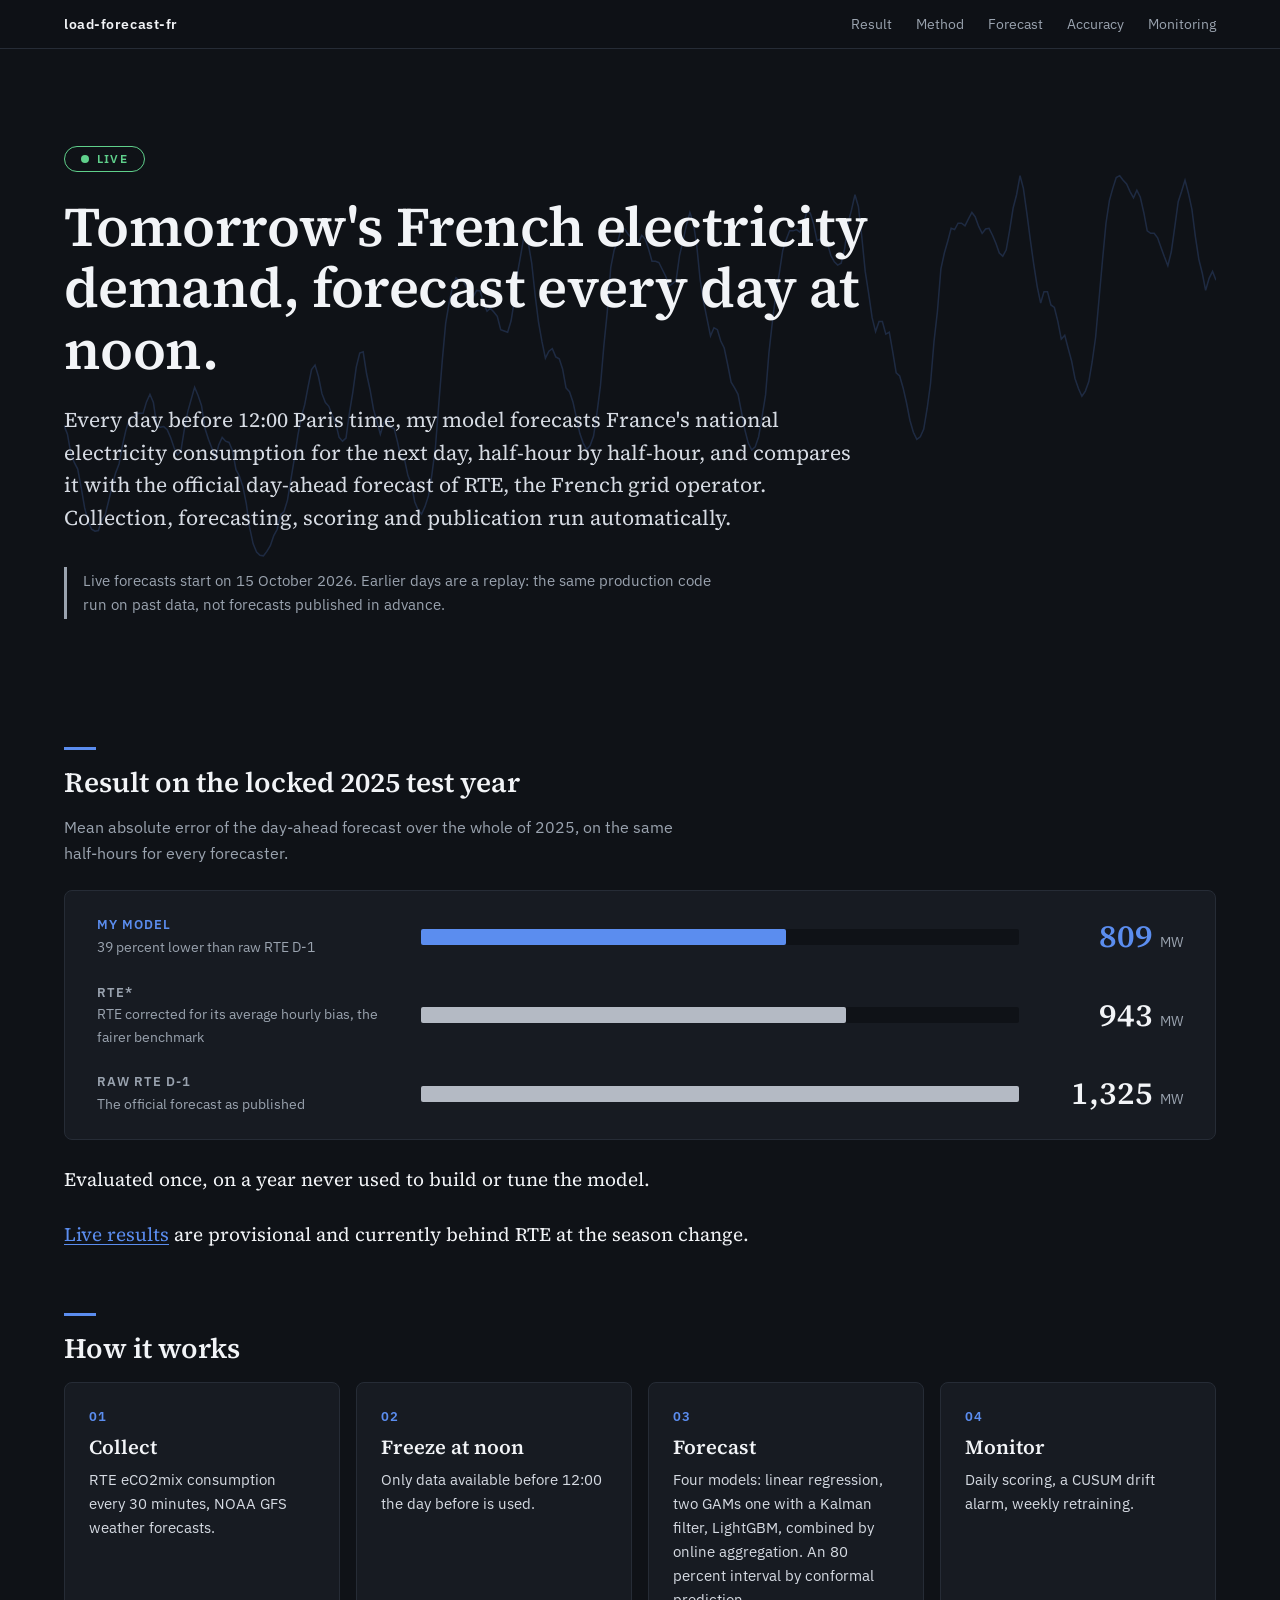
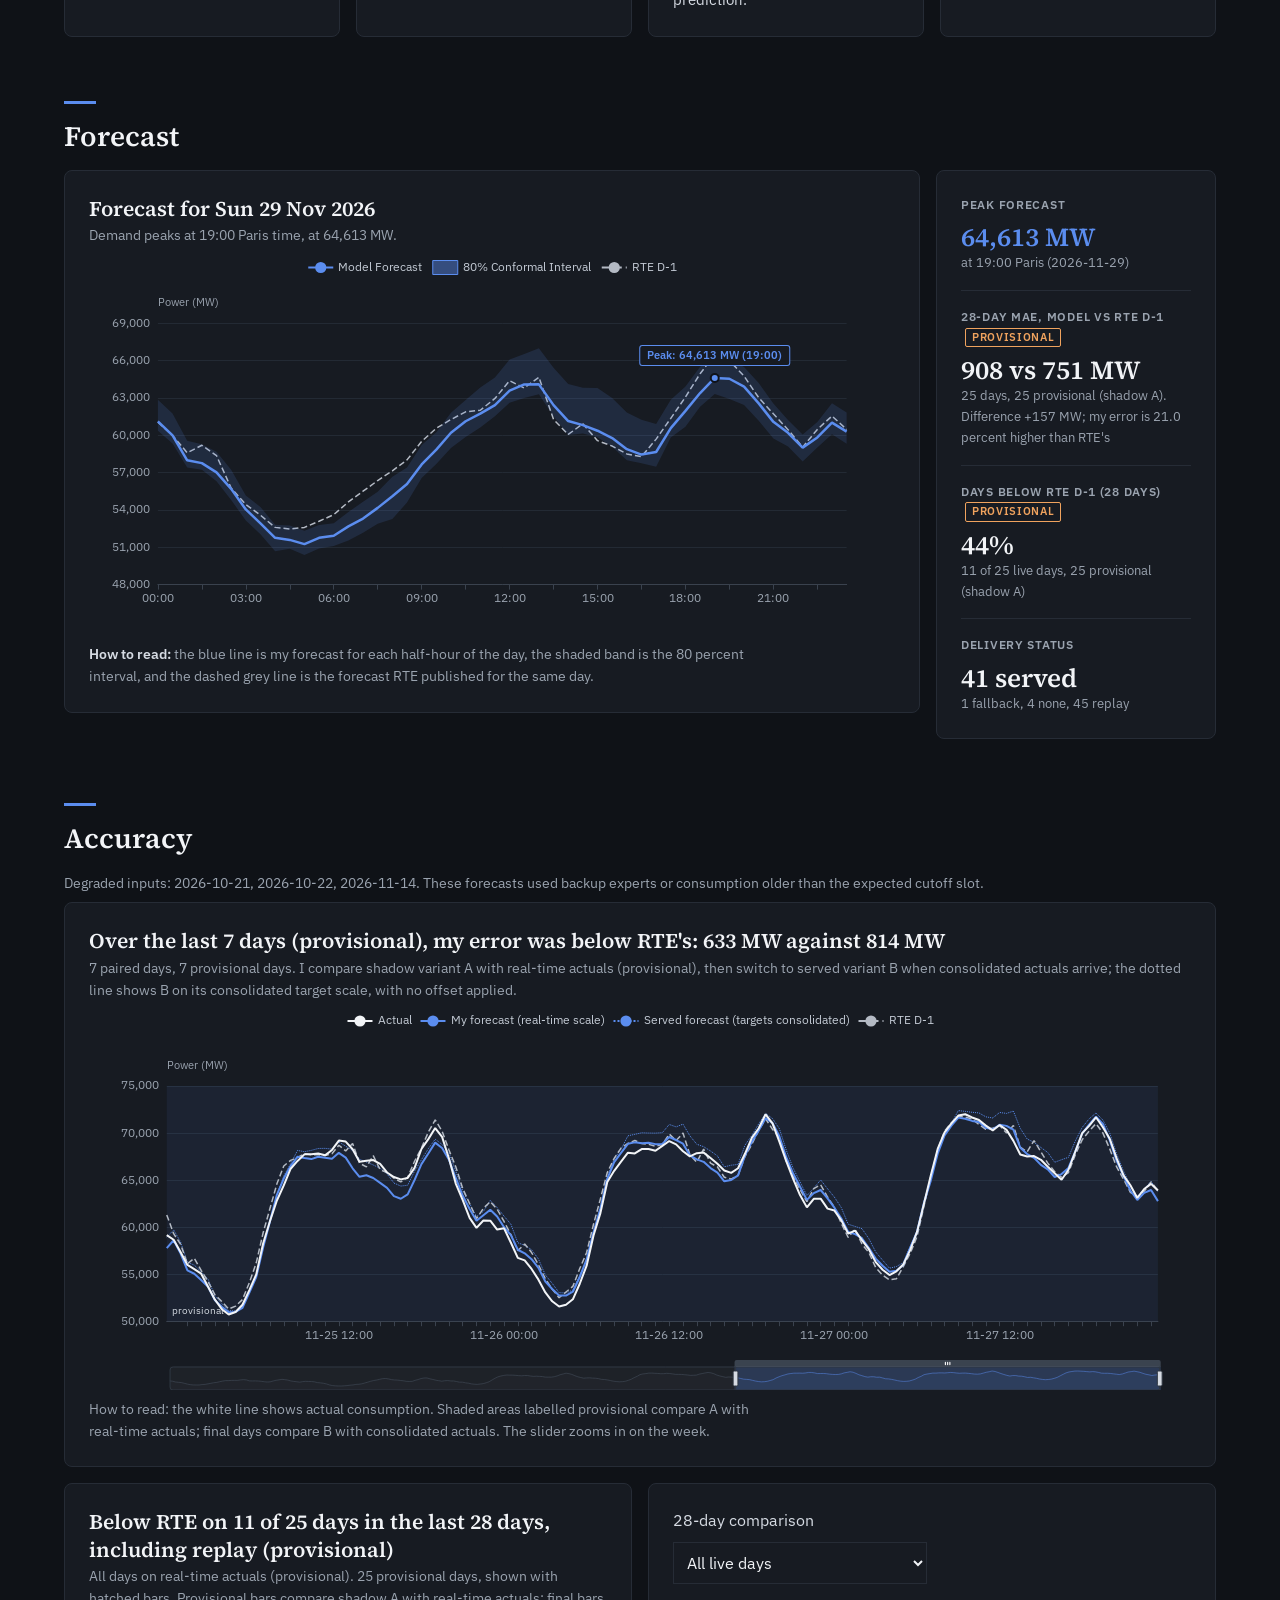
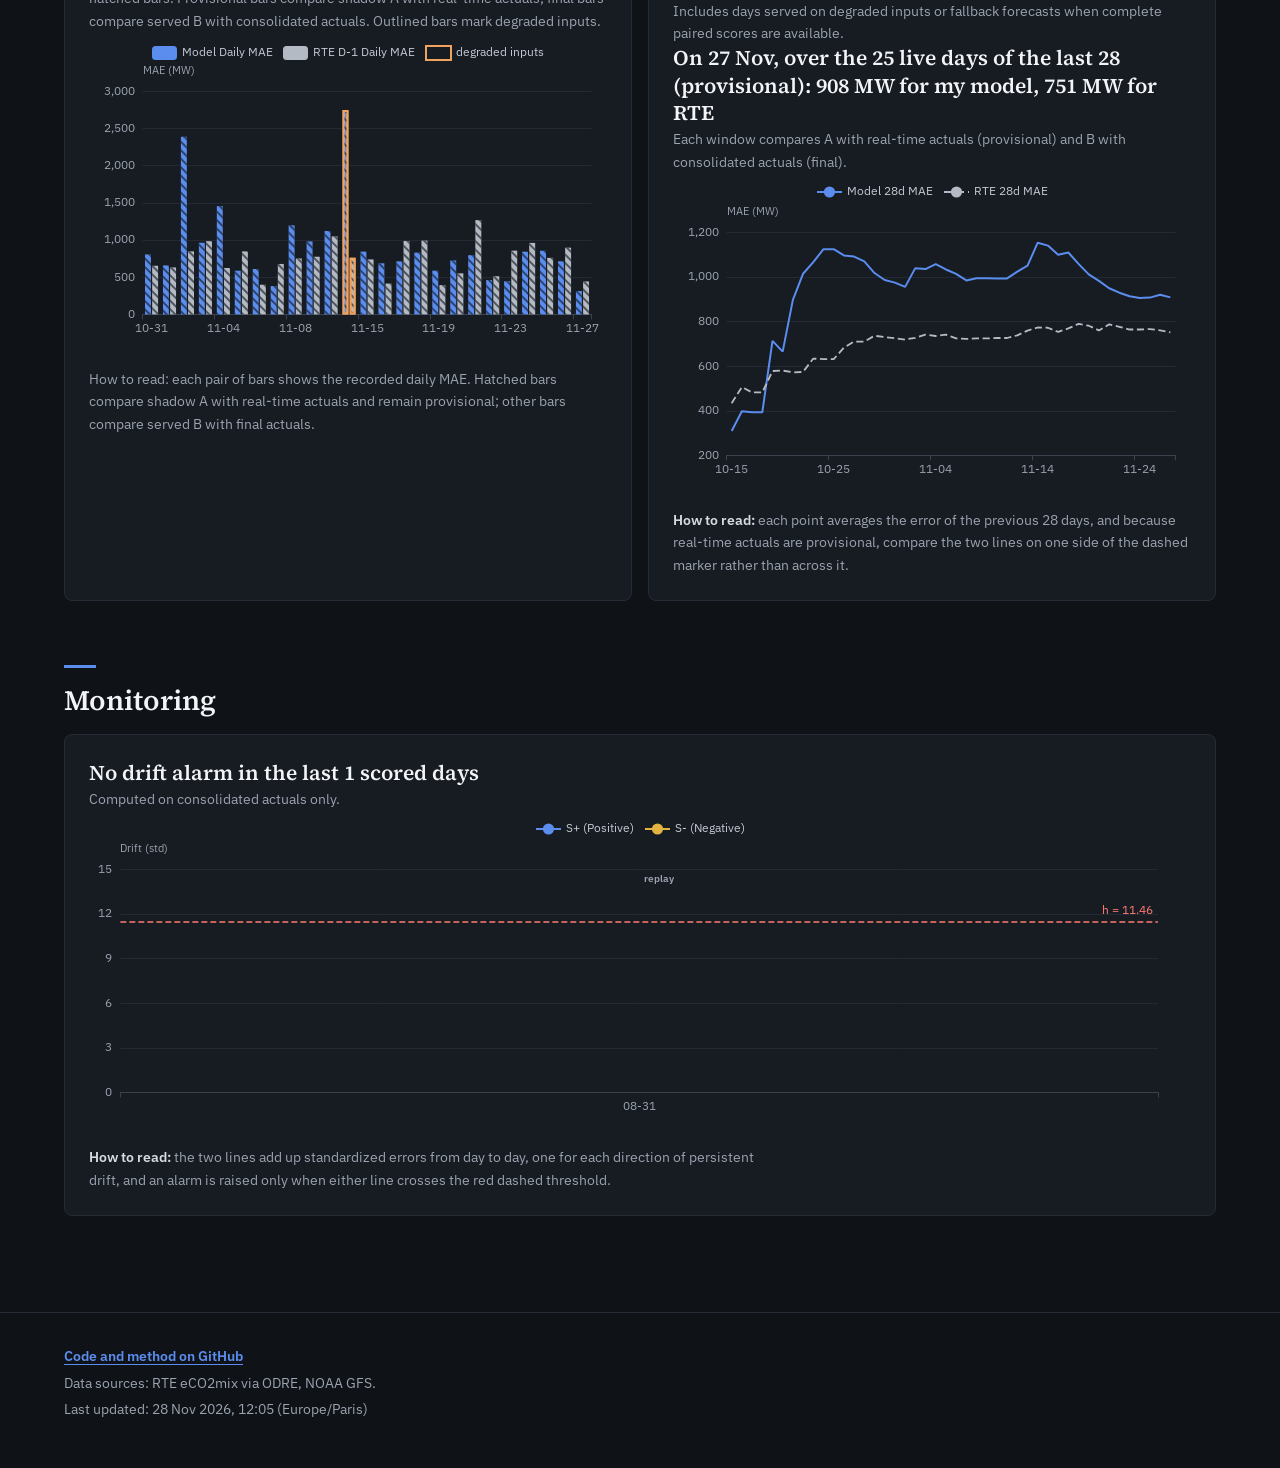
<file: index.html>
<!DOCTYPE html>
<html lang="en">
<head>
  <meta charset="UTF-8">
  <meta name="viewport" content="width=device-width, initial-scale=1.0">
  <meta name="color-scheme" content="dark">
  <meta name="theme-color" content="#0f1217">
  <title>French Electricity Load Forecast</title>
  <meta name="description" content="A day-ahead forecast of French national electricity consumption, scored every day against the official RTE D-1 forecast.">
  <link rel="preload" href="vendor/fonts/source-serif-4-latin-600-normal.woff2" as="font" type="font/woff2" crossorigin>
  <link rel="preload" href="vendor/fonts/ibm-plex-sans-latin-400-normal.woff2" as="font" type="font/woff2" crossorigin>
  <link rel="stylesheet" href="styles.css">
  <script src="vendor/echarts.min.js"></script>
</head>
<body>
  <header class="topbar">
    <div class="topbar-inner">
      <a class="brand" href="#top">load-forecast-fr</a>
      <nav class="nav" aria-label="Sections">
        <a href="#result">Result</a>
        <a href="#method">Method</a>
        <a href="#forecast" data-needs-data>Forecast</a>
        <a href="#accuracy" data-needs-data>Accuracy</a>
        <a href="#monitoring" data-needs-data>Monitoring</a>
      </nav>
    </div>
  </header>

  <main id="top" class="page">
    <section class="hero">
      <svg id="hero-curve" class="hero-curve" aria-hidden="true" focusable="false" preserveAspectRatio="none"></svg>
      <div class="hero-body">
        <p id="status-pill" class="pill" hidden></p>
        <h1 class="hero-title">Tomorrow's French electricity demand, forecast every day at noon.</h1>
        <p class="hero-lead">Every day before 12:00 Paris time, my model forecasts France's national electricity consumption for the next day, half-hour by half-hour, and compares it with the official day-ahead forecast of RTE, the French grid operator. Collection, forecasting, scoring and publication run automatically.</p>
        <p id="replay-banner" class="replay-notice" hidden>Live forecasts start on 15 October 2026. Earlier days are a replay: the same production code run on past data, not forecasts published in advance.</p>
      </div>
    </section>

    <section id="result" class="section" aria-labelledby="result-heading">
      <h2 id="result-heading" class="section-title">Result on the locked 2025 test year</h2>
      <p class="section-lead">Mean absolute error of the day-ahead forecast over the whole of 2025, on the same half-hours for every forecaster.</p>
      <div class="panel bars">
        <div class="bar-row bar-model">
          <div class="bar-meta">
            <p class="bar-label">My model</p>
            <p class="bar-note">39 percent lower than raw RTE D-1</p>
          </div>
          <div class="bar-track"><span class="bar-fill" style="width: 61%;"></span></div>
          <p class="bar-value">809 <span class="unit">MW</span></p>
        </div>
        <div class="bar-row">
          <div class="bar-meta">
            <p class="bar-label">RTE*</p>
            <p class="bar-note">RTE corrected for its average hourly bias, the fairer benchmark</p>
          </div>
          <div class="bar-track"><span class="bar-fill" style="width: 71%;"></span></div>
          <p class="bar-value">943 <span class="unit">MW</span></p>
        </div>
        <div class="bar-row">
          <div class="bar-meta">
            <p class="bar-label">Raw RTE D-1</p>
            <p class="bar-note">The official forecast as published</p>
          </div>
          <div class="bar-track"><span class="bar-fill" style="width: 100%;"></span></div>
          <p class="bar-value">1,325 <span class="unit">MW</span></p>
        </div>
      </div>
      <p class="result-line">Evaluated once, on a year never used to build or tune the model.</p>
      <p class="result-line"><a href="#accuracy">Live results</a> are provisional and currently behind RTE at the season change.</p>
    </section>

    <section id="method" class="section" aria-labelledby="how-heading">
      <h2 id="how-heading" class="section-title">How it works</h2>
      <ol class="steps">
        <li class="panel step">
          <h3 class="step-title">Collect</h3>
          <p>RTE eCO2mix consumption every 30 minutes, NOAA GFS weather forecasts.</p>
        </li>
        <li class="panel step">
          <h3 class="step-title">Freeze at noon</h3>
          <p>Only data available before 12:00 the day before is used.</p>
        </li>
        <li class="panel step">
          <h3 class="step-title">Forecast</h3>
          <p>Four models: linear regression, two GAMs one with a Kalman filter, LightGBM, combined by online aggregation. An 80 percent interval by conformal prediction.</p>
        </li>
        <li class="panel step">
          <h3 class="step-title">Monitor</h3>
          <p>Daily scoring, a CUSUM drift alarm, weekly retraining.</p>
        </li>
      </ol>
    </section>

    <div id="empty-state" class="panel empty-state" hidden>
      <h3 class="empty-state-title">No forecast data available</h3>
      <p class="empty-state-desc">The production database has not recorded any served forecasts yet. Data will appear automatically following scheduled runs.</p>
    </div>

    <div id="content-section">
      <section id="forecast" class="section" aria-labelledby="forecast-heading">
        <h2 id="forecast-heading" class="section-title">Forecast</h2>
        <div class="forecast-layout">
          <article class="panel chart-block forecast-chart">
            <div class="chart-head">
              <h3 class="chart-title"><span id="forecast-card-title">Forecast</span> <span id="tomorrow-badge" class="tag-replay" hidden>Replay</span></h3>
              <span id="tomorrow-rte-note" class="chart-flag" hidden>RTE D-1 not yet published</span>
            </div>
            <p class="chart-finding" id="tomorrow-finding"></p>
            <div id="chart-tomorrow" class="chart"></div>
            <p class="how-to-read"><strong>How to read:</strong> the blue line is my forecast for each half-hour of the day, the shaded band is the 80 percent interval, and the dashed grey line is the forecast RTE published for the same day.</p>
          </article>

          <dl class="panel figures">
            <div class="figure">
              <dt id="tile-peak-label">Peak Forecast</dt>
              <dd class="figure-value figure-accent" id="tile-peak-mw">-</dd>
              <dd class="figure-sub" id="tile-peak-sub">-</dd>
            </div>
            <div class="figure">
              <dt>28-day MAE, model vs RTE D-1 <span id="tile-mae-provisional" class="tag-provisional" hidden>provisional</span></dt>
              <dd class="figure-value" id="tile-mae-val">-</dd>
              <dd class="figure-sub" id="tile-mae-sub">-</dd>
            </div>
            <div class="figure">
              <dt>Days below RTE D-1 (28 days) <span id="tile-beating-provisional" class="tag-provisional" hidden>provisional</span></dt>
              <dd class="figure-value" id="tile-beating-val">-</dd>
              <dd class="figure-sub" id="tile-beating-sub">-</dd>
            </div>
            <div class="figure">
              <dt>Delivery status</dt>
              <dd class="figure-value" id="tile-deliveries-val">-</dd>
              <dd class="figure-sub" id="tile-deliveries-sub">-</dd>
            </div>
          </dl>
        </div>
      </section>

      <section id="accuracy" class="section" aria-labelledby="accuracy-heading">
        <h2 id="accuracy-heading" class="section-title">Accuracy</h2>
        <p class="chart-finding" id="degraded-inputs" role="status" hidden></p>

        <article class="panel chart-block">
          <h3 class="chart-title" id="title-recent7d">Last 7 days: actual consumption against both forecasts</h3>
          <p class="chart-finding" id="finding-recent7d"></p>
          <div id="chart-recent7d" class="chart"></div>
          <p class="how-to-read"><strong>How to read:</strong> the white line is what France actually consumed, so the closer a forecast follows it the better, and the slider below the chart zooms in on any part of the week.</p>
        </article>

        <div class="pair">
          <article class="panel chart-block">
            <h3 class="chart-title" id="title-daily-mae">Daily error against RTE D-1, last 28 days</h3>
            <p class="chart-finding" id="daily-mae-desc"></p>
            <div id="chart-daily-mae-28d" class="chart chart-compact"></div>
            <p class="how-to-read"><strong>How to read:</strong> each pair of bars is one day, the blue bar is my mean absolute error and the grey bar is RTE's, so a blue bar shorter than its grey neighbour means a better day.</p>
          </article>

          <article class="panel chart-block">
            <label for="comparison-mode">28-day comparison</label>
            <select id="comparison-mode">
              <option value="all_live" selected>All live days</option>
              <option value="excluding_degraded">Excluding degraded deliveries</option>
            </select>
            <p class="how-to-read" id="comparison-scope">Includes days served on degraded inputs or fallback forecasts when complete paired scores are available.</p>
            <h3 class="chart-title" id="title-rolling-mae">Rolling 28-day error</h3>
            <p class="chart-finding" id="rolling-mae-desc"></p>
            <div id="chart-rolling-mae" class="chart chart-compact"></div>
            <p class="how-to-read"><strong>How to read:</strong> each point averages the error of the previous 28 days, and because real-time actuals are provisional, compare the two lines on one side of the dashed marker rather than across it.</p>
          </article>
        </div>
      </section>

      <section id="monitoring" class="section" aria-labelledby="monitoring-heading">
        <h2 id="monitoring-heading" class="section-title">Monitoring</h2>
        <article class="panel chart-block">
          <h3 class="chart-title" id="title-cusum">Drift monitor</h3>
          <p class="chart-finding" id="finding-cusum"></p>
          <div id="chart-cusum" class="chart chart-compact"></div>
          <p class="how-to-read"><strong>How to read:</strong> the two lines add up standardized errors from day to day, one for each direction of persistent drift, and an alarm is raised only when either line crosses the red dashed threshold.</p>
        </article>
      </section>
    </div>
  </main>

  <footer class="footer">
    <div class="footer-inner">
      <p class="footer-links"><a href="https://github.com/mikaso67/load-forecast-fr" target="_blank" rel="noopener">Code and method on GitHub</a></p>
      <p>Data sources: RTE eCO2mix via ODRE, NOAA GFS.</p>
      <p>Last updated: <span id="meta-updated">Loading...</span> (Europe/Paris)</p>
    </div>
  </footer>

  <script src="app.js"></script>
</body>
</html>
</file>
<file: styles.css>
/* Public results page, dark theme. Fonts are vendored (SIL OFL, see vendor/fonts) so the page works offline. */

@font-face {
  font-family: "Source Serif 4";
  font-weight: 400;
  font-style: normal;
  font-display: swap;
  src: url("vendor/fonts/source-serif-4-latin-400-normal.woff2") format("woff2");
}

@font-face {
  font-family: "Source Serif 4";
  font-weight: 600;
  font-style: normal;
  font-display: swap;
  src: url("vendor/fonts/source-serif-4-latin-600-normal.woff2") format("woff2");
}

@font-face {
  font-family: "IBM Plex Sans";
  font-weight: 400;
  font-style: normal;
  font-display: swap;
  src: url("vendor/fonts/ibm-plex-sans-latin-400-normal.woff2") format("woff2");
}

@font-face {
  font-family: "IBM Plex Sans";
  font-weight: 600;
  font-style: normal;
  font-display: swap;
  src: url("vendor/fonts/ibm-plex-sans-latin-600-normal.woff2") format("woff2");
}

:root {
  color-scheme: dark;
  --bg: #0f1217;
  --panel: #171b22;
  --border: #262c36;
  --text: #d6dbe3;
  --text-strong: #f2f4f7;
  --text-muted: #9aa3af;
  --accent: #5b8def;
  --rte: #b4bac4;
  --marker: #f0a35e;
  --good: #5fd08b;
  --bad: #ff8a80;
  --serif: "Source Serif 4", Georgia, "Times New Roman", serif;
  --sans: "IBM Plex Sans", system-ui, -apple-system, "Segoe UI", Roboto, Helvetica, Arial, sans-serif;
  --s1: 8px;
  --s2: 16px;
  --s3: 24px;
  --s4: 32px;
  --s6: 48px;
  --s8: 64px;
  --s12: 96px;
}

* {
  box-sizing: border-box;
  margin: 0;
  padding: 0;
}

[hidden] {
  display: none !important;
}

html {
  -webkit-text-size-adjust: 100%;
  scroll-padding-top: 72px;
}

body {
  background: var(--bg);
  color: var(--text);
  font-family: var(--sans);
  font-size: 16px;
  line-height: 1.6;
  -webkit-font-smoothing: antialiased;
  font-variant-numeric: tabular-nums;
  font-feature-settings: "tnum";
}

a {
  color: var(--accent);
  text-underline-offset: 3px;
}

/* Top bar */
.topbar {
  position: sticky;
  top: 0;
  z-index: 10;
  background: rgba(15, 18, 23, 0.96);
  border-bottom: 1px solid var(--border);
}

.topbar-inner {
  max-width: 1200px;
  margin: 0 auto;
  padding: 0 var(--s3);
  min-height: 48px;
  display: flex;
  align-items: center;
  justify-content: space-between;
  gap: var(--s3);
}

.brand {
  font-size: 14px;
  font-weight: 600;
  letter-spacing: 0.04em;
  color: var(--text-strong);
  text-decoration: none;
  white-space: nowrap;
}

.nav {
  display: flex;
  gap: var(--s3);
}

.nav a {
  font-size: 14px;
  color: var(--text-muted);
  text-decoration: none;
  padding: var(--s1) 0;
  white-space: nowrap;
}

.nav a:hover {
  color: var(--text-strong);
}

/* Layout */
.page {
  max-width: 1200px;
  margin: 0 auto;
  padding: 0 var(--s3) var(--s6);
}

/* Hero */
.hero {
  position: relative;
  padding: var(--s12) 0 var(--s8);
  overflow: hidden;
}

.hero-curve {
  position: absolute;
  inset: 0;
  width: 100%;
  height: 100%;
  opacity: 0.2;
  pointer-events: none;
}

.hero-curve polyline {
  fill: none;
  stroke: var(--accent);
  stroke-width: 1.5;
  vector-effect: non-scaling-stroke;
}

.hero-body {
  position: relative;
}

.pill {
  display: inline-flex;
  align-items: center;
  gap: var(--s1);
  font-size: 12px;
  font-weight: 600;
  letter-spacing: 0.1em;
  text-transform: uppercase;
  color: var(--text-muted);
  border: 1px solid var(--border);
  border-radius: 999px;
  padding: 2px var(--s2);
  margin-bottom: var(--s3);
}

.pill::before {
  content: "";
  width: 8px;
  height: 8px;
  border-radius: 50%;
  background: var(--text-muted);
}

.pill-live {
  color: var(--good);
  border-color: var(--good);
}

.pill-live::before {
  background: var(--good);
}

.hero-title {
  font-family: var(--serif);
  font-weight: 600;
  font-size: clamp(32px, 5.4vw, 56px);
  line-height: 1.1;
  letter-spacing: -0.01em;
  color: var(--text-strong);
  max-width: 16em;
  margin-bottom: var(--s3);
}

.hero-lead {
  font-family: var(--serif);
  font-size: clamp(18px, 2.2vw, 21px);
  line-height: 1.55;
  max-width: 38em;
}

.replay-notice {
  margin-top: var(--s4);
  padding: 2px 0 2px var(--s2);
  border-left: 3px solid var(--text-muted);
  color: var(--text-muted);
  font-size: 15px;
  max-width: 44em;
}

/* Sections */
.section {
  margin-top: var(--s8);
}

.section-title {
  font-family: var(--serif);
  font-weight: 600;
  font-size: 28px;
  line-height: 1.2;
  color: var(--text-strong);
  margin-bottom: var(--s2);
}

.section-title::before {
  content: "";
  display: block;
  width: 32px;
  height: 3px;
  background: var(--accent);
  margin-bottom: var(--s2);
}

.section-lead {
  color: var(--text-muted);
  max-width: 40em;
  margin-bottom: var(--s3);
}

.panel {
  background: var(--panel);
  border: 1px solid var(--border);
  border-radius: 8px;
}

/* Result bars */
.bars {
  padding: var(--s3) var(--s4);
  display: grid;
  gap: var(--s3);
}

.bar-row {
  display: grid;
  grid-template-columns: minmax(200px, 300px) 1fr 140px;
  align-items: center;
  gap: var(--s3);
}

.bar-label {
  font-size: 13px;
  font-weight: 600;
  letter-spacing: 0.08em;
  text-transform: uppercase;
  color: var(--text-muted);
}

.bar-model .bar-label {
  color: var(--accent);
}

.bar-note {
  font-size: 14px;
  color: var(--text-muted);
}

.bar-track {
  height: 16px;
  background: var(--bg);
  border-radius: 2px;
}

.bar-fill {
  display: block;
  height: 100%;
  background: var(--rte);
  border-radius: 2px;
}

.bar-model .bar-fill {
  background: var(--accent);
}

.bar-value {
  font-family: var(--serif);
  font-weight: 600;
  font-size: 32px;
  line-height: 1.1;
  text-align: right;
  color: var(--text-strong);
}

.bar-model .bar-value {
  color: var(--accent);
}

.bar-value .unit {
  font-family: var(--sans);
  font-size: 14px;
  font-weight: 400;
  color: var(--text-muted);
}

.result-line {
  margin-top: var(--s3);
  font-family: var(--serif);
  font-size: 19px;
  color: var(--text-strong);
}

/* Method */
.steps {
  list-style: none;
  counter-reset: step;
  display: grid;
  grid-template-columns: repeat(4, 1fr);
  gap: var(--s2);
}

.step {
  counter-increment: step;
  padding: var(--s3);
  font-size: 15px;
}

.step::before {
  content: counter(step, decimal-leading-zero);
  display: block;
  font-size: 13px;
  font-weight: 600;
  letter-spacing: 0.08em;
  color: var(--accent);
  margin-bottom: var(--s1);
}

.step-title {
  font-family: var(--serif);
  font-weight: 600;
  font-size: 20px;
  line-height: 1.25;
  color: var(--text-strong);
  margin-bottom: var(--s1);
}

/* Forecast layout */
.forecast-layout {
  display: grid;
  grid-template-columns: minmax(0, 1fr) 280px;
  gap: var(--s2);
  align-items: start;
}

.figures {
  padding: var(--s1) var(--s3);
}

.figure {
  padding: var(--s2) 0;
}

.figure + .figure {
  border-top: 1px solid var(--border);
}

.figure dt {
  font-size: 12px;
  font-weight: 600;
  letter-spacing: 0.06em;
  text-transform: uppercase;
  color: var(--text-muted);
  margin-bottom: var(--s1);
}

.figure-value {
  font-family: var(--serif);
  font-weight: 600;
  font-size: 26px;
  line-height: 1.2;
  color: var(--text-strong);
}

.figure-accent {
  color: var(--accent);
}

.figure-sub {
  font-size: 13px;
  color: var(--text-muted);
}

.tag-provisional,
.tag-replay {
  display: inline-block;
  font-family: var(--sans);
  font-size: 11px;
  font-weight: 600;
  letter-spacing: 0.06em;
  text-transform: uppercase;
  padding: 0 6px;
  border: 1px solid currentColor;
  border-radius: 2px;
  vertical-align: middle;
  white-space: nowrap;
}

.tag-provisional {
  color: var(--marker);
  margin-left: 4px;
}

.tag-replay {
  color: var(--text-muted);
  margin-left: 6px;
}

/* Charts */
.chart-block {
  padding: var(--s3);
}

.section > .chart-block + .pair,
.pair {
  margin-top: var(--s2);
}

.pair {
  display: grid;
  grid-template-columns: 1fr 1fr;
  gap: var(--s2);
}

.pair > .chart-block {
  min-width: 0;
}

.chart-head {
  display: flex;
  justify-content: space-between;
  align-items: baseline;
  flex-wrap: wrap;
  gap: 4px var(--s2);
}

.chart-title {
  font-family: var(--serif);
  font-weight: 600;
  font-size: 21px;
  line-height: 1.3;
  color: var(--text-strong);
}

.chart-flag {
  font-size: 13px;
  color: var(--text-muted);
}

.chart-finding {
  font-size: 14px;
  color: var(--text-muted);
  min-height: 1.6em;
  margin: 2px 0 var(--s1);
}

.chart {
  width: 100%;
  height: 380px;
}

.chart-compact {
  height: 320px;
}

.how-to-read {
  margin-top: var(--s1);
  font-size: 14px;
  color: var(--text-muted);
  max-width: 48em;
}

.how-to-read strong {
  color: var(--text);
  font-weight: 600;
}

/* Empty state */
.empty-state {
  margin-top: var(--s8);
  padding: var(--s3);
}

.empty-state-title {
  font-family: var(--serif);
  font-size: 20px;
  font-weight: 600;
  color: var(--text-strong);
  margin-bottom: 4px;
}

.empty-state-desc {
  color: var(--text-muted);
  max-width: 36em;
}

/* Footer */
.footer {
  border-top: 1px solid var(--border);
  margin-top: var(--s6);
  font-size: 14px;
  color: var(--text-muted);
}

.footer-inner {
  max-width: 1200px;
  margin: 0 auto;
  padding: var(--s4) var(--s3) var(--s6);
}

.footer-inner p + p {
  margin-top: 4px;
}

.footer-links {
  font-weight: 600;
}

/* Narrow screens */
@media (max-width: 1000px) {
  .forecast-layout {
    grid-template-columns: 1fr;
  }

  .figures {
    order: -1;
    display: grid;
    grid-template-columns: repeat(2, 1fr);
    gap: 0 var(--s3);
  }

  .figure:nth-child(2) {
    border-top: 0;
  }

  .pair {
    grid-template-columns: 1fr;
  }

  .steps {
    grid-template-columns: repeat(2, 1fr);
  }

  .bar-row {
    grid-template-columns: minmax(0, 1fr) 120px;
    gap: var(--s1) var(--s2);
  }

  .bar-meta {
    grid-column: 1 / 2;
  }

  .bar-value {
    grid-column: 2 / 3;
    grid-row: 1;
  }

  .bar-track {
    grid-column: 1 / 3;
  }
}

@media (max-width: 520px) {
  .page {
    padding: 0 var(--s2) var(--s4);
  }

  .topbar-inner {
    flex-direction: column;
    align-items: flex-start;
    gap: 0;
    padding: var(--s1) var(--s2) 0;
  }

  .nav {
    gap: var(--s2);
    width: 100%;
  }

  .nav a {
    font-size: 13px;
  }

  .hero {
    padding: var(--s6) 0 var(--s4);
  }

  .section {
    margin-top: var(--s6);
  }

  .section-title {
    font-size: 24px;
  }

  .bars {
    padding: var(--s3) var(--s2);
  }

  .bar-value {
    font-size: 26px;
  }

  .steps {
    gap: var(--s1);
  }

  .step {
    padding: var(--s2);
    font-size: 14px;
  }

  .step-title {
    font-size: 18px;
  }

  .figures {
    grid-template-columns: 1fr;
    padding: var(--s1) var(--s2);
  }

  .figure:nth-child(2) {
    border-top: 1px solid var(--border);
  }

  .chart-block {
    padding: var(--s2);
  }

  .chart-title {
    font-size: 19px;
  }

  .chart {
    height: 300px;
  }

  .chart-compact {
    height: 280px;
  }

  .footer-inner {
    padding: var(--s3) var(--s2) var(--s4);
  }
}

#comparison-mode {
  display: block;
  max-width: 100%;
  margin: .5rem 0 1rem;
  padding: .55rem;
  font: inherit;
  color: var(--text-strong);
  background: var(--panel);
  border: 1px solid var(--border);
}
</file>
